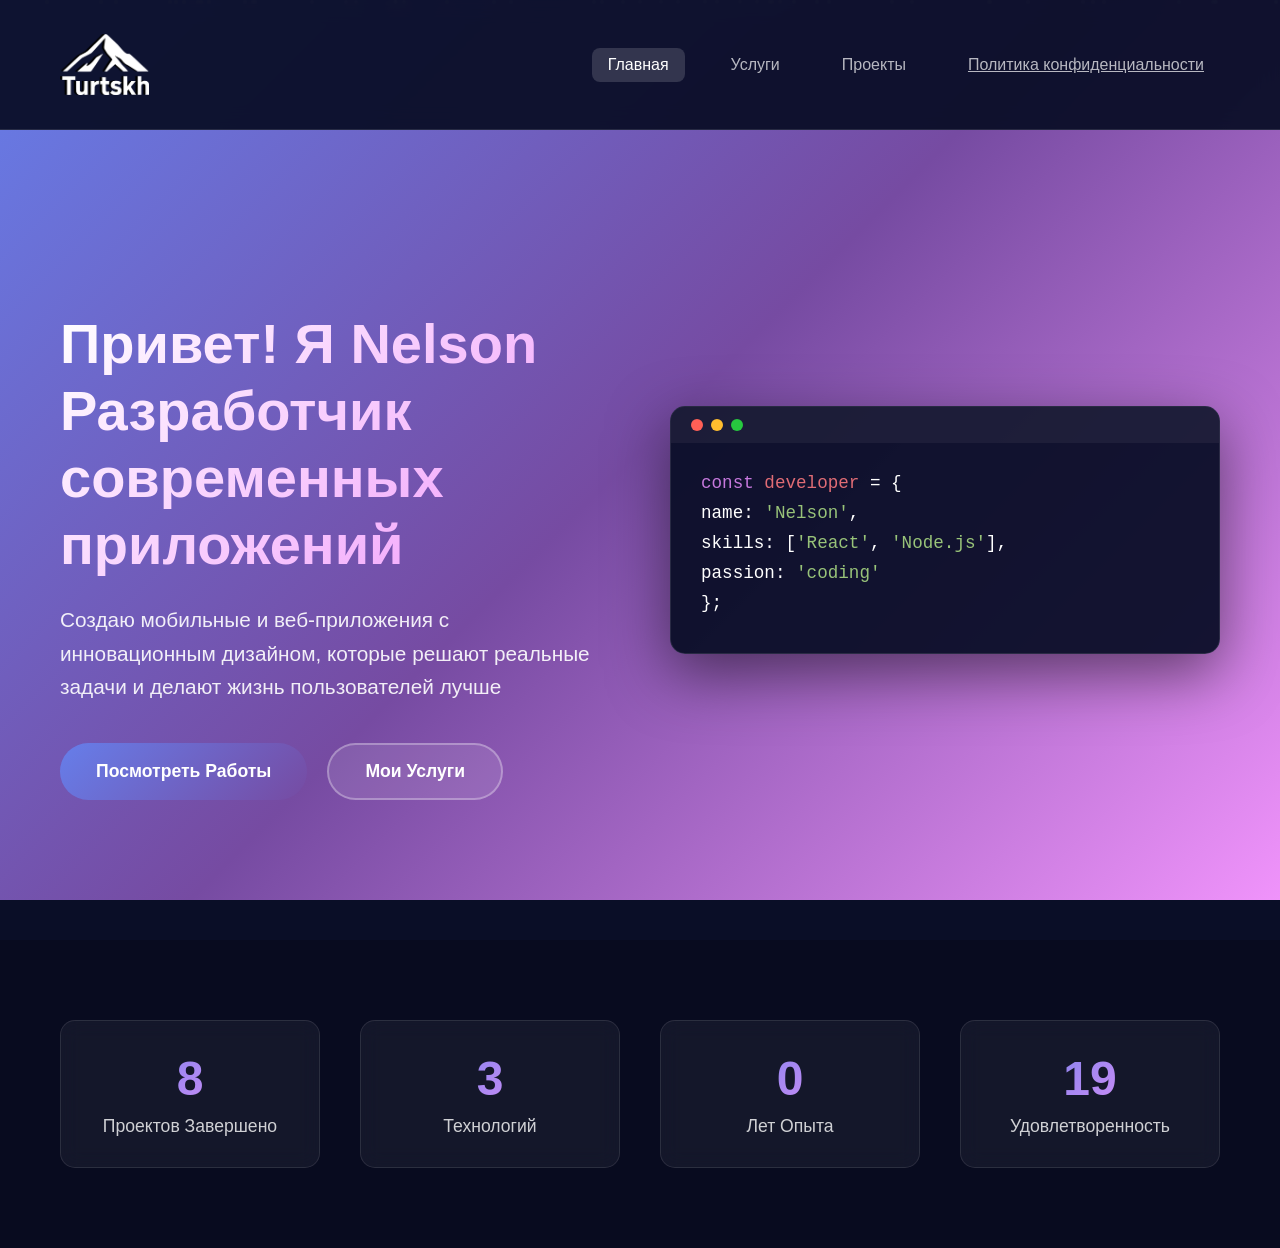
<file: index.html>
<!DOCTYPE html>
<html lang="ru">
<head>
    <meta charset="UTF-8">
    <meta name="viewport" content="width=device-width, initial-scale=1.0">
    <title>Nelson - Разработчик Приложений</title>
    <link rel="stylesheet" href="style.css">
</head>
<body>
    <div class="bg-animation">
        <div class="floating-particles" id="particles"></div>
    </div>

    <nav>
        <div class="nav-container">
           <div class="logo" onclick="showPage('home')">
       <div class="logo-icon">
        <img src="logo.png" alt="Turtskh Logo">
    </div>
    
</div>
            <ul class="nav-links" id="navLinks">
                <li><button onclick="showPage('home')" class="nav-btn active" data-page="home">Главная</button></li>
                <li><button onclick="showPage('services')" class="nav-btn" data-page="services">Услуги</button></li>
                <li><button onclick="showPage('projects')" class="nav-btn" data-page="projects">Проекты</button></li>
                <a href="privacy.html" target="_blank" class="nav-btn">Политика конфиденциальности</a>
            </ul>
            <button class="mobile-menu-btn" onclick="toggleMobileMenu()">☰</button>
        </div>
    </nav>

  
    <div id="home" class="page active">
        <div class="hero">
            <div class="hero-container">
                <div class="hero-content">
                    <h1 class="hero-title">Привет! Я Nelson<br>Разработчик современных приложений</h1>
                    <p class="hero-subtitle">Создаю мобильные и веб-приложения с инновационным дизайном, которые решают реальные задачи и делают жизнь пользователей лучше</p>
                    <div class="hero-buttons">
                        <button class="cta-button primary" onclick="showPage('projects')">Посмотреть Работы</button>
                        <button class="cta-button secondary" onclick="showPage('services')">Мои Услуги</button>
                    </div>
                </div>
                <div class="hero-visual">
                    <div class="code-demo">
                        <div class="code-window">
                            <div class="window-header">
                                <span class="dot red"></span>
                                <span class="dot yellow"></span>
                                <span class="dot green"></span>
                            </div>
                            <div class="code-content">
                                <div class="code-line"><span class="keyword">const</span> <span class="variable">developer</span> = {</div>
                                <div class="code-line">  name: <span class="string">'Nelson'</span>,</div>
                                <div class="code-line">  skills: [<span class="string">'React'</span>, <span class="string">'Node.js'</span>],</div>
                                <div class="code-line">  passion: <span class="string">'coding'</span></div>
                                <div class="code-line">};</div>
                            </div>
                        </div>
                    </div>
                </div>
            </div>
        </div>
        
        <div class="home-stats">
            <div class="container">
                <div class="stats-grid">
                    <div class="stat-item">
                        <div class="stat-number">45</div>
                        <div class="stat-label">Проектов Завершено</div>
                    </div>
                    <div class="stat-item">
                        <div class="stat-number">20+</div>
                        <div class="stat-label">Технологий</div>
                    </div>
                    <div class="stat-item">
                        <div class="stat-number">5+</div>
                        <div class="stat-label">Лет Опыта</div>
                    </div>
                    <div class="stat-item">
                        <div class="stat-number">100%</div>
                        <div class="stat-label">Удовлетворенность</div>
                    </div>
                </div>
            </div>
        </div>
    </div>

   
    <div id="services" class="page">
        <div class="container">
            <h1 class="page-title">Мои Услуги</h1>
            <p class="page-subtitle">Полный цикл разработки от идеи до запуска и поддержки</p>
            <div class="services-grid">
                <div class="service-card">
                    <div class="service-icon">📱</div>
                    <h3>Мобильные Приложения</h3>
                    <p>Разработка нативных и кроссплатформенных приложений для iOS и Android. Использую React Native, Flutter и Swift для создания быстрых и красивых приложений.</p>
                </div>
                <div class="service-card">
                    <div class="service-icon">🌐</div>
                    <h3>Веб-Приложения</h3>
                    <p>Создание современных веб-приложений с использованием React, Vue.js и Node.js. Адаптивный дизайн, высокая производительность и SEO-оптимизация.</p>
                </div>
                <div class="service-card">
                    <div class="service-icon">🎨</div>
                    <h3>UI/UX Дизайн</h3>
                    <p>Проектирование интуитивных интерфейсов с фокусом на пользовательский опыт. Создаю прототипы, макеты и дизайн-системы в Figma.</p>
                </div>
                <div class="service-card">
                    <div class="service-icon">⚙️</div>
                    <h3>Backend Разработка</h3>
                    <p>Построение надежных серверных решений на Node.js, Express и базах данных MongoDB, PostgreSQL. RESTful API и GraphQL.</p>
                </div>
                <div class="service-card">
                    <div class="service-icon">🚀</div>
                    <h3>Оптимизация</h3>
                    <p>Улучшение производительности существующих приложений, рефакторинг кода, оптимизация скорости загрузки и уменьшение потребления ресурсов.</p>
                </div>
                <div class="service-card">
                    <div class="service-icon">🛠️</div>
                    <h3>Техподдержка</h3>
                    <p>Постоянная поддержка проектов, исправление багов, обновление зависимостей и добавление новых функций по мере необходимости.</p>
                </div>
            </div>
        </div>
    </div>

   
    <div id="projects" class="page">
        <div class="container">
            <h1 class="page-title">Избранные Проекты</h1>
            <p class="page-subtitle">Реализованные решения для различных сфер бизнеса</p>
            <div class="projects-grid">
                <div class="project-card">
                    <div class="project-image">🛒</div>
                    <div class="project-content">
                        <h3>E-Commerce Platform</h3>
                        <p>Полнофункциональная платформа электронной коммерции с корзиной, платежами, панелью администратора и системой отзывов. Построена на React и Node.js.</p>
                        <div class="project-tags">
                            <span class="tag">React</span>
                            <span class="tag">Node.js</span>
                            <span class="tag">MongoDB</span>
                        </div>
                    </div>
                </div>
                <div class="project-card">
                    <div class="project-image">💪</div>
                    <div class="project-content">
                        <h3>Fitness Tracker App</h3>
                        <p>Мобильное приложение для отслеживания тренировок, питания и прогресса. Интеграция с носимыми устройствами и социальными функциями.</p>
                        <div class="project-tags">
                            <span class="tag">React Native</span>
                            <span class="tag">Firebase</span>
                            <span class="tag">Redux</span>
                        </div>
                    </div>
                </div>
                <div class="project-card">
                    <div class="project-image">📊</div>
                    <div class="project-content">
                        <h3>Analytics Dashboard</h3>
                        <p>Интерактивная панель аналитики для визуализации бизнес-данных в реальном времени. Графики, отчеты и экспорт данных.</p>
                        <div class="project-tags">
                            <span class="tag">Vue.js</span>
                            <span class="tag">D3.js</span>
                            <span class="tag">Express</span>
                        </div>
                    </div>
                </div>
            </div>
        </div>
    </div>


   
<div id="privacy" class="page">
    <div class="container">
        <h1 class="page-title">Privacy Policy – Nelculator</h1>
        <p class="page-subtitle">Эта страница объясняет, как Nelculator обрабатывает данные пользователей и использует рекламу AdMob.</p>
        
        <div class="policy-grid">
            <div class="policy-item">
                <div class="policy-icon">🛡️</div>
                <h3>1. Информация, которую мы собираем</h3>
                <p>Приложение <strong>Nelculator</strong> не собирает личную информацию пользователей.  
                Однако мы используем <strong>AdMob (Google Mobile Ads)</strong>, который может собирать:</p>
                <ul>
                    <li>Идентификаторы устройства (Advertising ID)</li>
                    <li>IP-адрес и приблизительное местоположение</li>
                    <li>Данные об использовании приложения для аналитики рекламы</li>
                </ul>
            </div>

            <div class="policy-item">
                <div class="policy-icon">📊</div>
                <h3>2. Использование информации</h3>
                <p>Данные, собранные через AdMob, используются только для:</p>
                <ul>
                    <li>Отображения персонализированной рекламы</li>
                    <li>Анализа эффективности рекламных кампаний</li>
                </ul>
                <p>Приложение само по себе <strong>не хранит и не передает личные данные пользователей</strong>.</p>
            </div>

            <div class="policy-item">
                <div class="policy-icon">🤝</div>
                <h3>3. Передача данных третьим лицам</h3>
                <p>Неперсональные данные через AdMob могут передаваться Google и другим рекламным партнерам.  
                Мы <strong>не передаем личные данные</strong> пользователям или третьим лицам.</p>
            </div>

            <div class="policy-item">
                <div class="policy-icon">👶</div>
                <h3>4. Конфиденциальность детей</h3>
                <p>Приложение <strong>не предназначено для детей до 13 лет</strong> и мы сознательно не собираем их данные.</p>
            </div>

            <div class="policy-item">
                <div class="policy-icon">🔒</div>
                <h3>5. Безопасность</h3>
                <p>Мы принимаем разумные меры для защиты данных, собираемых через AdMob.</p>
            </div>

            <div class="policy-item">
                <div class="policy-icon">🌐</div>
                <h3>6. Сторонние сервисы</h3>
                <p>Nelculator использует <strong>Google AdMob</strong>. Политика конфиденциальности доступна здесь:  
                <a href="https://policies.google.com/privacy" target="_blank">Google Privacy Policy</a></p>
            </div>

            <div class="policy-item">
                <div class="policy-icon">📝</div>
                <h3>7. Изменения в Privacy Policy</h3>
                <p>Мы можем время от времени обновлять эту политику. Изменения будут опубликованы на этой странице и в Google Play Store.</p>
            </div>

            <div class="policy-item">
                <div class="policy-icon">✉️</div>
                <h3>8. Контакты</h3>
                <p>Если у вас есть вопросы по поводу этой Privacy Policy, свяжитесь с нами по электронной почте:  
                <strong>nelsdev22@gmail.com</strong></p>
            </div>
        </div>
    </div>
</div>


    <script src="script.js"></script>
</body>
</html>
</file>
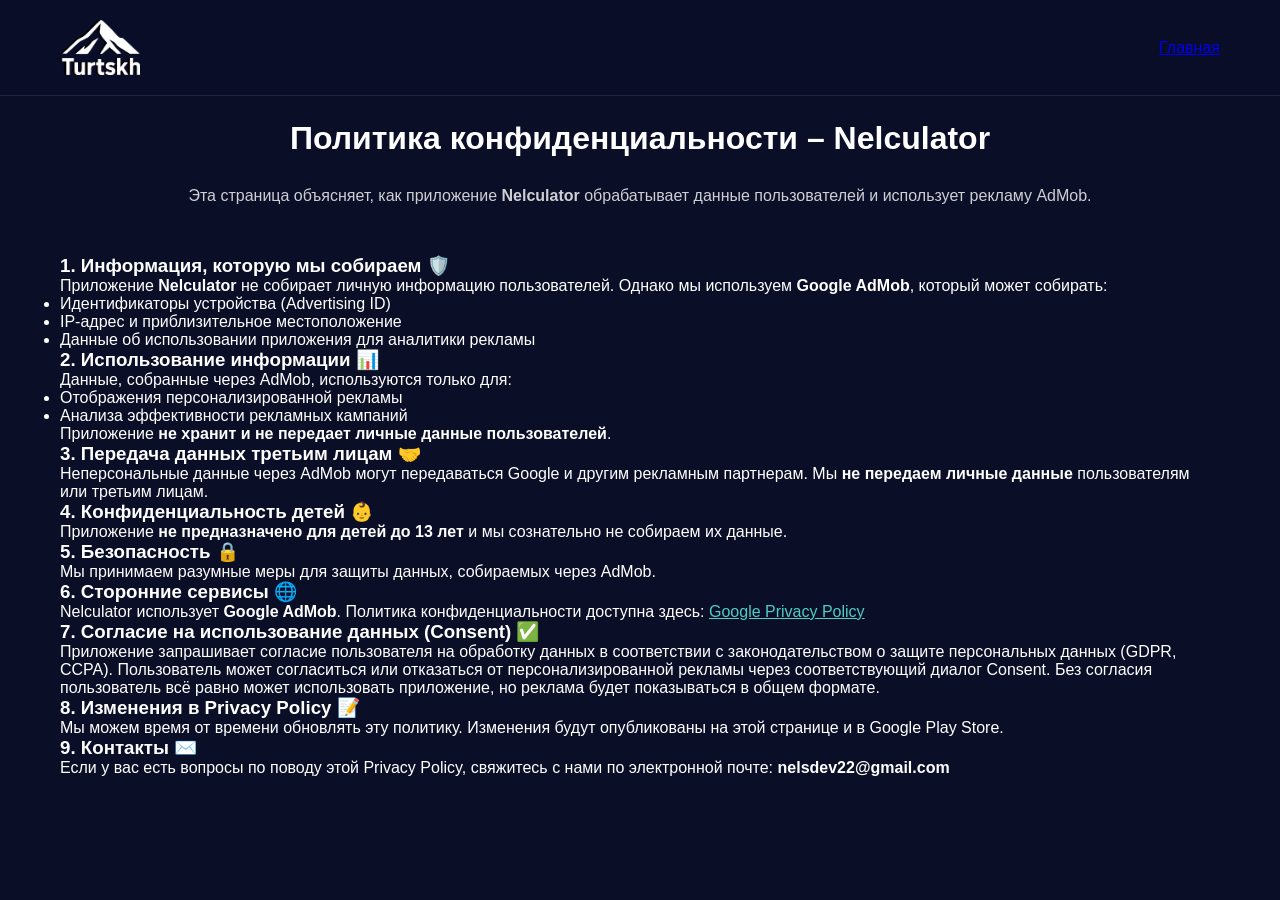
<file: privacy.html>
<!DOCTYPE html>
<html lang="ru">
<head>
    <meta charset="UTF-8">
    <meta name="viewport" content="width=device-width, initial-scale=1.0">
    <title>Политика конфиденциальности – Nelculator</title>
    <link rel="stylesheet" href="style.css">
</head>
<body>
    <nav>
        <div class="nav-container">
            <div class="logo" onclick="window.location='index.html'">
                <img src="logo.png" alt="Logo" width="80">
            </div>
            <ul class="nav-links">
                <li><a href="index.html">Главная</a></li>
            </ul>
        </div>
    </nav>

    <div class="container" style="padding-top: 120px; color: #fff;">
        <h1 style="text-align:center; margin-bottom:30px;">Политика конфиденциальности – Nelculator</h1>

        <p style="text-align:center; margin-bottom:50px; opacity:0.8;">Эта страница объясняет, как приложение <strong>Nelculator</strong> обрабатывает данные пользователей и использует рекламу AdMob.</p>

        <div class="policy-item">
            <h3>1. Информация, которую мы собираем 🛡️</h3>
            <p>Приложение <strong>Nelculator</strong> не собирает личную информацию пользователей.  
            Однако мы используем <strong>Google AdMob</strong>, который может собирать:</p>
            <ul>
                <li>Идентификаторы устройства (Advertising ID)</li>
                <li>IP-адрес и приблизительное местоположение</li>
                <li>Данные об использовании приложения для аналитики рекламы</li>
            </ul>
        </div>

        <div class="policy-item">
            <h3>2. Использование информации 📊</h3>
            <p>Данные, собранные через AdMob, используются только для:</p>
            <ul>
                <li>Отображения персонализированной рекламы</li>
                <li>Анализа эффективности рекламных кампаний</li>
            </ul>
            <p>Приложение <strong>не хранит и не передает личные данные пользователей</strong>.</p>
        </div>

        <div class="policy-item">
            <h3>3. Передача данных третьим лицам 🤝</h3>
            <p>Неперсональные данные через AdMob могут передаваться Google и другим рекламным партнерам.  
            Мы <strong>не передаем личные данные</strong> пользователям или третьим лицам.</p>
        </div>

        <div class="policy-item">
            <h3>4. Конфиденциальность детей 👶</h3>
            <p>Приложение <strong>не предназначено для детей до 13 лет</strong> и мы сознательно не собираем их данные.</p>
        </div>

        <div class="policy-item">
            <h3>5. Безопасность 🔒</h3>
            <p>Мы принимаем разумные меры для защиты данных, собираемых через AdMob.</p>
        </div>

        <div class="policy-item">
            <h3>6. Сторонние сервисы 🌐</h3>
            <p>Nelculator использует <strong>Google AdMob</strong>. Политика конфиденциальности доступна здесь:  
            <a href="https://policies.google.com/privacy" target="_blank" style="color:#4ECDC4;">Google Privacy Policy</a></p>
        </div>

        <div class="policy-item">
            <h3>7. Согласие на использование данных (Consent) ✅</h3>
            <p>Приложение запрашивает согласие пользователя на обработку данных в соответствии с законодательством о защите персональных данных (GDPR, CCPA).  
            Пользователь может согласиться или отказаться от персонализированной рекламы через соответствующий диалог Consent.  
            Без согласия пользователь всё равно может использовать приложение, но реклама будет показываться в общем формате.</p>
        </div>

        <div class="policy-item">
            <h3>8. Изменения в Privacy Policy 📝</h3>
            <p>Мы можем время от времени обновлять эту политику. Изменения будут опубликованы на этой странице и в Google Play Store.</p>
        </div>

        <div class="policy-item">
            <h3>9. Контакты ✉️</h3>
            <p>Если у вас есть вопросы по поводу этой Privacy Policy, свяжитесь с нами по электронной почте:  
            <strong>nelsdev22@gmail.com</strong></p>
        </div>
    </div>
</body>
</html>
</file>
<file: style.css>
* {
    margin: 0;
    padding: 0;
    box-sizing: border-box;
}

body {
    font-family: 'Segoe UI', Tahoma, Geneva, Verdana, sans-serif;
    background: #0a0e27;
    color: #fff;
    overflow-x: hidden;
}


.bg-animation {
    position: fixed;
    top: 0;
    left: 0;
    width: 100%;
    height: 100%;
    z-index: -1;
    background: linear-gradient(135deg, #667eea 0%, #764ba2 50%, #f093fb 100%);
}

.floating-particles {
    position: absolute;
    width: 100%;
    height: 100%;
    overflow: hidden;
}

.particle {
    position: absolute;
    width: 4px;
    height: 4px;
    background: rgba(255, 255, 255, 0.6);
    border-radius: 50%;
    animation: float 20s infinite;
}

@keyframes float {
    0%, 100% {
        transform: translateY(0) translateX(0);
        opacity: 0;
    }
    10% {
        opacity: 1;
    }
    90% {
        opacity: 1;
    }
    100% {
        transform: translateY(-100vh) translateX(100px);
        opacity: 0;
    }
}


nav {
    position: fixed;
    top: 0;
    left: 0;
    right: 0;
    z-index: 1000;
    background: rgba(10, 14, 39, 0.95);
    backdrop-filter: blur(10px);
    padding: 20px 0;
    border-bottom: 1px solid rgba(255, 255, 255, 0.1);
}

.nav-container {
    max-width: 1200px;
    margin: 0 auto;
    padding: 0 20px;
    display: flex;
    justify-content: space-between;
    align-items: center;
}

.logo {
    display: flex;
    align-items: center;
    gap: 8px; 
    cursor: pointer;
}

.logo-icon {
    width: 89px;           
    height: 89px;          
    overflow: hidden;
    border-radius: 6px;    
    display: flex;
    justify-content: center;
    align-items: center;
  
}

.logo-icon img {
    width: 100%;
    height: 100%;
    object-fit: contain;  
}

.logo-text {
    font-size: 1.2em;      
    font-weight: 700;
    background: linear-gradient(135deg, #667eea, #764ba2, #f093fb);
    -webkit-background-clip: text;
    -webkit-text-fill-color: transparent;
    background-clip: text;
}


.nav-links {
    display: flex;
    list-style: none;
    gap: 30px;
}

.nav-btn {
    background: none;
    border: none;
    color: rgba(255, 255, 255, 0.7);
    font-size: 1em;
    cursor: pointer;
    padding: 8px 16px;
    border-radius: 8px;
    transition: all 0.3s ease;
    font-weight: 500;
}

.nav-btn:hover {
    color: #fff;
    background: rgba(255, 255, 255, 0.1);
}

.nav-btn.active {
    color: #fff;
    background: rgba(255, 255, 255, 0.15);
}

.mobile-menu-btn {
    display: none;
    background: none;
    border: none;
    color: #fff;
    font-size: 1.5em;
    cursor: pointer;
}


.page {
    display: none;
    min-height: 100vh;
    padding-top: 120px;
}

.page.active {
    display: block;
    animation: fadeIn 0.5s ease;
}

@keyframes fadeIn {
    from {
        opacity: 0;
        transform: translateY(20px);
    }
    to {
        opacity: 1;
        transform: translateY(0);
    }
}


.hero {
    min-height: calc(100vh - 80px);
    display: flex;
    align-items: center;
    padding: 60px 0;
}

.hero-container {
    max-width: 1200px;
    margin: 0 auto;
    padding: 0 20px;
    display: grid;
    grid-template-columns: 1fr 1fr;
    gap: 60px;
    align-items: center;
}

.hero-content {
    animation: slideInLeft 1s ease;
    margin-top: 50px; /
}

.hero-title {
    font-size: 3.5em;
    font-weight: 800;
    line-height: 1.2;
    margin-bottom: 25px;
    background: linear-gradient(135deg, #fff, #f093fb);
    -webkit-background-clip: text;
    -webkit-text-fill-color: transparent;
    background-clip: text;
}

.hero-subtitle {
    font-size: 1.3em;
    line-height: 1.6;
    opacity: 0.9;
    margin-bottom: 40px;
}

.hero-buttons {
    display: flex;
    gap: 20px;
}

.cta-button {
    padding: 16px 36px;
    font-size: 1.1em;
    font-weight: 600;
    border: none;
    border-radius: 50px;
    cursor: pointer;
    transition: all 0.3s ease;
}

.cta-button.primary {
    background: linear-gradient(135deg, #667eea, #764ba2);
    color: #fff;
}

.cta-button.primary:hover {
    transform: translateY(-3px);
    box-shadow: 0 10px 30px rgba(102, 126, 234, 0.4);
}

.cta-button.secondary {
    background: rgba(255, 255, 255, 0.1);
    color: #fff;
    border: 2px solid rgba(255, 255, 255, 0.3);
}

.cta-button.secondary:hover {
    background: rgba(255, 255, 255, 0.2);
    border-color: rgba(255, 255, 255, 0.5);
}


.hero-visual {
    animation: slideInRight 1s ease;
}

.code-demo {
    perspective: 1000px;
}

.code-window {
    background: rgba(10, 14, 39, 0.95);
    border-radius: 15px;
    overflow: hidden;
    box-shadow: 0 20px 60px rgba(0, 0, 0, 0.5);
    border: 1px solid rgba(255, 255, 255, 0.1);
    animation: float-window 6s ease-in-out infinite;
}

@keyframes float-window {
    0%, 100% {
        transform: translateY(0) rotateY(-5deg);
    }
    50% {
        transform: translateY(-20px) rotateY(-5deg);
    }
}

.window-header {
    background: rgba(255, 255, 255, 0.05);
    padding: 12px 20px;
    display: flex;
    gap: 8px;
}

.dot {
    width: 12px;
    height: 12px;
    border-radius: 50%;
}

.dot.red {
    background: #ff5f56;
}

.dot.yellow {
    background: #ffbd2e;
}

.dot.green {
    background: #27c93f;
}

.code-content {
    padding: 30px;
    font-family: 'Courier New', monospace;
    font-size: 1.1em;
}

.code-line {
    margin-bottom: 10px;
    opacity: 0;
    animation: typeLine 0.5s ease forwards;
}

.code-line:nth-child(1) {
    animation-delay: 0.5s;
}

.code-line:nth-child(2) {
    animation-delay: 0.8s;
}

.code-line:nth-child(3) {
    animation-delay: 1.1s;
}

.code-line:nth-child(4) {
    animation-delay: 1.4s;
}

.code-line:nth-child(5) {
    animation-delay: 1.7s;
}

@keyframes typeLine {
    to {
        opacity: 1;
    }
}

.keyword {
    color: #c678dd;
}

.variable {
    color: #e06c75;
}

.string {
    color: #98c379;
}

@keyframes slideInLeft {
    from {
        opacity: 0;
        transform: translateX(-50px);
    }
    to {
        opacity: 1;
        transform: translateX(0);
    }
}

@keyframes slideInRight {
    from {
        opacity: 0;
        transform: translateX(50px);
    }
    to {
        opacity: 1;
        transform: translateX(0);
    }
}


.home-stats {
    padding: 80px 0;
    background: rgba(0, 0, 0, 0.2);
}

.container {
    max-width: 1200px;
    margin: 0 auto;
    padding: 0 20px;
}

.stats-grid {
    display: grid;
    grid-template-columns: repeat(4, 1fr);
    gap: 40px;
}

.stat-item {
    text-align: center;
    padding: 30px;
    background: rgba(255, 255, 255, 0.05);
    border-radius: 15px;
    backdrop-filter: blur(10px);
    border: 1px solid rgba(255, 255, 255, 0.1);
    transition: all 0.3s ease;
}

.stat-item:hover {
    transform: translateY(-10px);
    background: rgba(255, 255, 255, 0.1);
    box-shadow: 0 15px 40px rgba(0, 0, 0, 0.3);
}

.stat-number {
    font-size: 3em;
    font-weight: 800;
    margin-bottom: 10px;
    background: linear-gradient(135deg, #667eea, #f093fb);
    -webkit-background-clip: text;
    -webkit-text-fill-color: transparent;
    background-clip: text;
}

.stat-label {
    font-size: 1.1em;
    opacity: 0.8;
}


.page-title {
    text-align: center;
    font-size: 3em;
    font-weight: 800;
    margin-bottom: 20px;
    background: linear-gradient(135deg, #fff, #f093fb);
    -webkit-background-clip: text;
    -webkit-text-fill-color: transparent;
    background-clip: text;
}

.page-subtitle {
    text-align: center;
    font-size: 1.3em;
    opacity: 0.8;
    margin-bottom: 60px;
    max-width: 700px;
    margin-left: auto;
    margin-right: auto;
}


.services-grid {
    display: grid;
    grid-template-columns: repeat(auto-fit, minmax(320px, 1fr));
    gap: 30px;
    margin-bottom: 80px;
}

.service-card {
    background: rgba(255, 255, 255, 0.08);
    padding: 40px 30px;
    border-radius: 20px;
    backdrop-filter: blur(10px);
    border: 1px solid rgba(255, 255, 255, 0.1);
    transition: all 0.3s ease;
    animation: fadeInUp 0.6s ease forwards;
    opacity: 0;
}

.service-card:nth-child(1) {
    animation-delay: 0.1s;
}

.service-card:nth-child(2) {
    animation-delay: 0.2s;
}

.service-card:nth-child(3) {
    animation-delay: 0.3s;
}

.service-card:nth-child(4) {
    animation-delay: 0.4s;
}

.service-card:nth-child(5) {
    animation-delay: 0.5s;
}

.service-card:nth-child(6) {
    animation-delay: 0.6s;
}

@keyframes fadeInUp {
    to {
        opacity: 1;
        transform: translateY(0);
    }
    from {
        transform: translateY(30px);
    }
}

.service-card:hover {
    transform: translateY(-10px);
    background: rgba(255, 255, 255, 0.12);
    box-shadow: 0 15px 40px rgba(0, 0, 0, 0.3);
}

.service-icon {
    font-size: 3.5em;
    margin-bottom: 20px;
    display: block;
}

.service-card h3 {
    font-size: 1.8em;
    margin-bottom: 15px;
}

.service-card p {
    line-height: 1.7;
    opacity: 0.9;
    font-size: 1.05em;
}


.projects-grid {
    display: grid;
    grid-template-columns: repeat(auto-fit, minmax(350px, 1fr));
    gap: 40px;
    margin-bottom: 80px;
}

.project-card {
    background: rgba(255, 255, 255, 0.08);
    border-radius: 20px;
    overflow: hidden;
    backdrop-filter: blur(10px);
    border: 1px solid rgba(255, 255, 255, 0.1);
    transition: all 0.3s ease;
    animation: fadeInUp 0.6s ease forwards;
    opacity: 0;
}

.project-card:nth-child(1) {
    animation-delay: 0.1s;
}

.project-card:nth-child(2) {
    animation-delay: 0.2s;
}

.project-card:nth-child(3) {
    animation-delay: 0.3s;
}

.project-card:hover {
    transform: translateY(-10px);
    box-shadow: 0 20px 50px rgba(0, 0, 0, 0.4);
}

.project-image {
    height: 200px;
    display: flex;
    align-items: center;
    justify-content: center;
    font-size: 5em;
    background: linear-gradient(135deg, rgba(102, 126, 234, 0.3), rgba(118, 75, 162, 0.3));
}

.project-content {
    padding: 30px;
}

.project-content h3 {
    font-size: 1.8em;
    margin-bottom: 15px;
}

.project-content p {
    line-height: 1.7;
    opacity: 0.9;
    margin-bottom: 20px;
}

.project-tags {
    display: flex;
    gap: 10px;
    flex-wrap: wrap;
}

.tag {
    background: rgba(255, 255, 255, 0.15);
    padding: 6px 14px;
    border-radius: 20px;
    font-size: 0.9em;
    border: 1px solid rgba(255, 255, 255, 0.2);
}


.tech-grid {
    display: grid;
    grid-template-columns: repeat(auto-fit, minmax(320px, 1fr));
    gap: 30px;
    margin-bottom: 80px;
}

.tech-item {
    background: rgba(255, 255, 255, 0.08);
    padding: 40px 30px;
    border-radius: 20px;
    backdrop-filter: blur(10px);
    border: 1px solid rgba(255, 255, 255, 0.1);
    transition: all 0.3s ease;
    animation: fadeInUp 0.6s ease forwards;
    opacity: 0;
}

.tech-item:nth-child(1) {
    animation-delay: 0.1s;
}

.tech-item:nth-child(2) {
    animation-delay: 0.2s;
}

.tech-item:nth-child(3) {
    animation-delay: 0.3s;
}

.tech-item:nth-child(4) {
    animation-delay: 0.4s;
}

.tech-item:nth-child(5) {
    animation-delay: 0.5s;
}

.tech-item:nth-child(6) {
    animation-delay: 0.6s;
}

.tech-item:hover {
    transform: translateY(-10px);
    background: rgba(255, 255, 255, 0.12);
    box-shadow: 0 15px 40px rgba(0, 0, 0, 0.3);
}

.tech-icon {
    font-size: 3.5em;
    margin-bottom: 20px;
    display: block;
}

.tech-item h3 {
    font-size: 1.8em;
    margin-bottom: 15px;
}

.tech-item p {
    line-height: 1.7;
    opacity: 0.9;
    font-size: 1.05em;
}


@media (max-width: 968px) {
    .hero-container {
        grid-template-columns: 1fr;
        gap: 40px;
    }

    .hero-title {
        font-size: 2.5em;
    }

    .stats-grid {
        grid-template-columns: repeat(2, 1fr);
    }

    .nav-links {
        display: none;
    }

    .mobile-menu-btn {
        display: block;
    }

    .nav-links.active {
        display: flex;
        flex-direction: column;
        position: absolute;
        top: 70px;
        left: 0;
        right: 0;
        background: rgba(10, 14, 39, 0.98);
        padding: 20px;
        border-top: 1px solid rgba(255, 255, 255, 0.1);
    }
}

@media (max-width: 640px) {
    .hero-title {
        font-size: 2em;
    }

    .hero-subtitle {
        font-size: 1.1em;
    }

    .hero-buttons {
        flex-direction: column;
    }

    .cta-button {
        width: 100%;
        text-align: center;
    }

    .stats-grid {
        grid-template-columns: 1fr;
        gap: 20px;
    }

    .page-title {
        font-size: 2em;
    }

    .services-grid,
    .projects-grid,
    .tech-grid {
        grid-template-columns: 1fr;
    }
}
</file>
